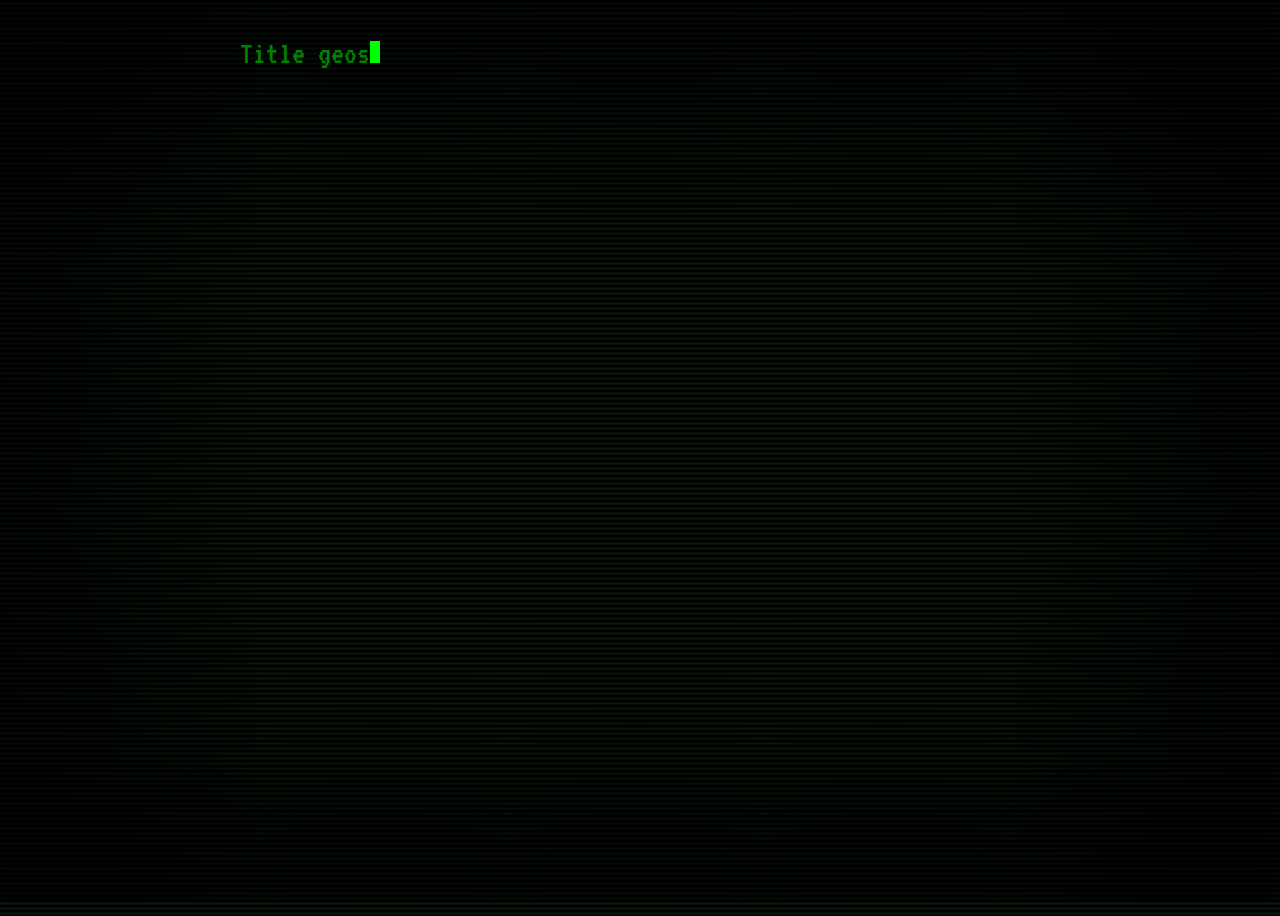
<file: index.html>
<!doctype html>
<html lang="en">

<head>
    <meta charset="UTF-8" />
    <meta name="viewport" content="width=device-width, initial-scale=1.0" />
    <title>Matthew Meeks</title>
  <script type="module" crossorigin src="/assets/index-c3666245.js"></script>
  <link rel="stylesheet" href="/assets/index-a1ba3efa.css">
</head>

<body>
    <div id="app"></div>
    <div id="overlay" style="visibility: hidden;">
        <div id="ff-indicator" style="visibility: hidden;">FF &gt;&gt;</div>
        <div id="tracking-indicator" style="visibility: hidden;">TRACKING</div>
    </div>
    <svg style="display: none;" xmlns="http://www.w3.org/2000/svg">
        <filter id="displacementFilter">
            <feOffset id="offset1" in="SourceGraphic" dx="0" dy="0" result="offset1" />
            <feOffset id="offset2" in="SourceGraphic" dx="0" dy="0" result="offset2" />
            <feMerge result="offset">
                <feMergeNode in="offset1" />
                <feMergeNode in="offset2" />
            </feMerge>
            <feTurbulence id="turbo" type="turbulence" baseFrequency="0.01 0.5" numOctaves="1" result="turbulence" />
            <feDisplacementMap id="displace" in2="turbulence" in="offset" scale="0" xChannelSelector="R"
                yChannelSelector="G" result="almost" />
            <feImage id="lingrad" xlink:href="/lingrad.png" result="lingrad_raw" height="100"
                preserveAspectRatio="none" />
            <feTile in="lingrad_raw" result="lingrad" />
            <feDisplacementMap id="displace2" in2="lingrad" in="almost" scale="0" xChannelSelector="R"
                yChannelSelector="G" />
        </filter>
        <animate xlink:href="#turbo" id="anim-dialiate" attributeName="seed" from="0" to="1000" dur="10s" fill="freeze"
            repeatCount="indefinite" />
        <animate xlink:href="#lingrad" id="anim-dialiate2" attributeName="height" from="1000" to="10" dur="3s"
            fill="freeze" repeatCount="indefinite" />
    </svg>
    
</body>

</html>
</file>
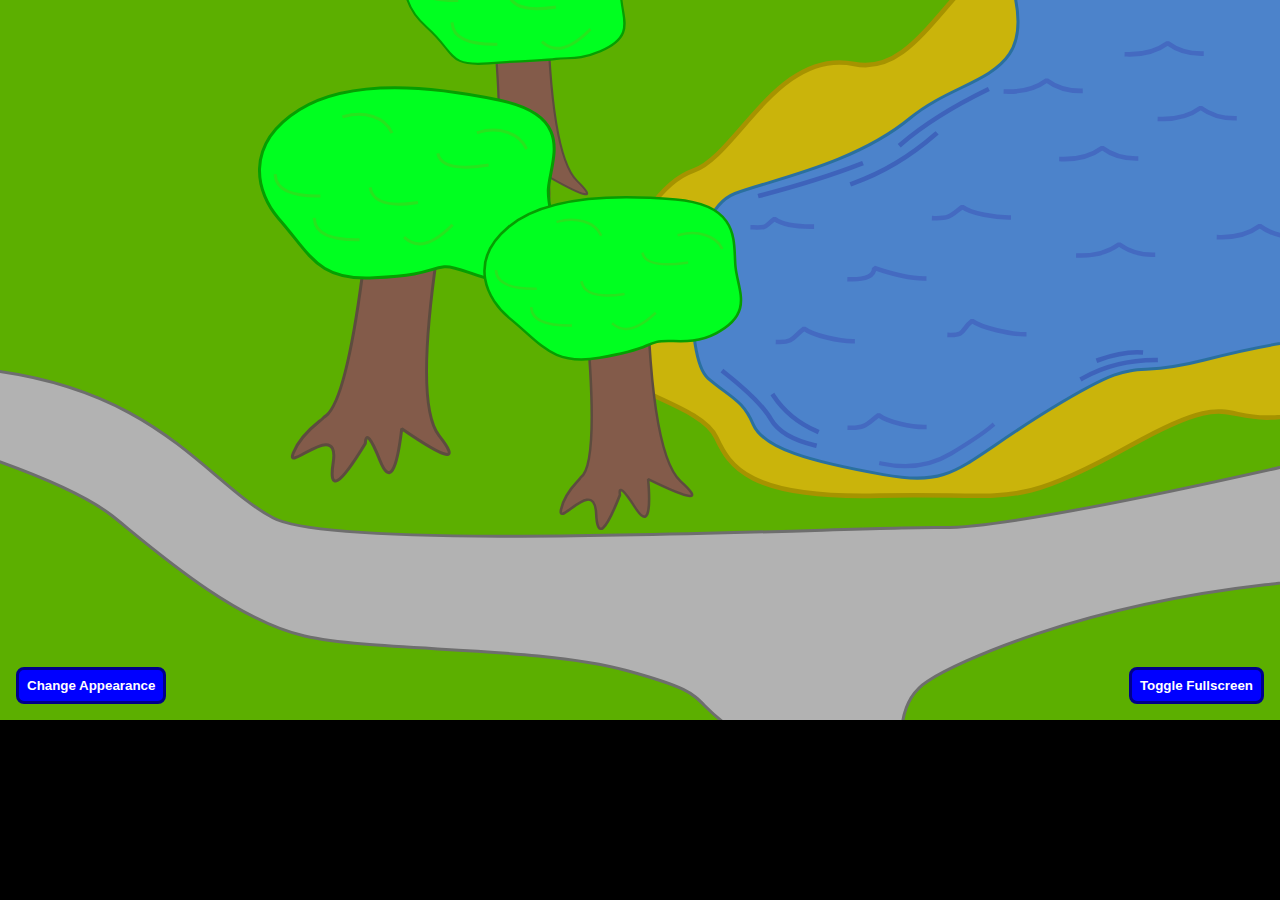
<file: blob/index.html>
<!doctype html>
<html>
    <head>
        <title>Blob</title>
        <meta name="viewport" content="width=device-width" />
        <link rel="stylesheet" href="styles.css" />
    </head>

    <body>
        <div id="container" class="container">
            <template id="char-tmpl">
                <div class="character">
                    <div class="shadow"></div>
                    <div class="body"></div>
                    <div class="face">
                        <div class="left-eye">
                            <div class="iris">
                                <div class="pupil"></div>
                            </div>
                        </div>
                        <div class="right-eye">
                            <div class="iris">
                                <div class="pupil"></div>
                            </div>
                        </div>
                        <div class="apparel"></div>
                    </div>
                </div>
            </template>
            <template id="cool-glasses">
                <div class="cool-glasses">
                    <div class="cool-glasses--sides"></div>
                </div>
            </template>
            <template id="pellet">
                <div class="pellet"></div>
            </template>
            <div id="scene"></div>
            <svg id="debug"></svg>
            <button id="btn-appearance">Change Appearance</button>
            <button id="btn-fullscreen">Toggle Fullscreen</button>
        </div>
        <script type="text/javascript" src="script.js"></script>
    </body>
</html>
</file>
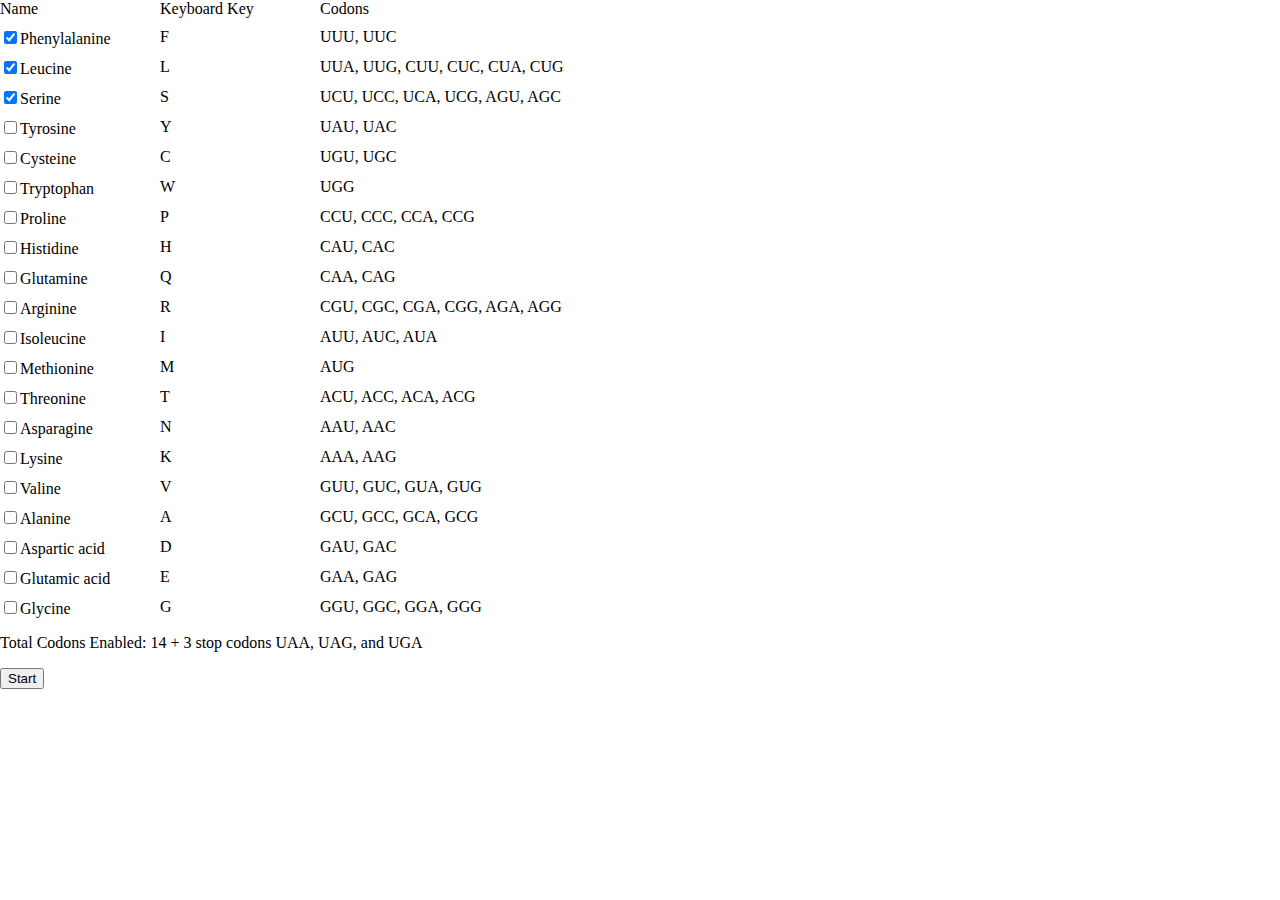
<file: codons/index.html>
<!doctype html>
<html lang="en">
  <head>
    <meta charset="UTF-8" />
    <meta name="viewport" content="width=device-width, initial-scale=1.0" />
    <title>Codon Game</title>
    <script type="module" crossorigin src="./assets/index-JKHq4sfb.js"></script>
    <link rel="stylesheet" crossorigin href="./assets/index-FpblmiQH.css">
  </head>
  <body>
    <div id="root"></div>
  </body>
</html>
</file>
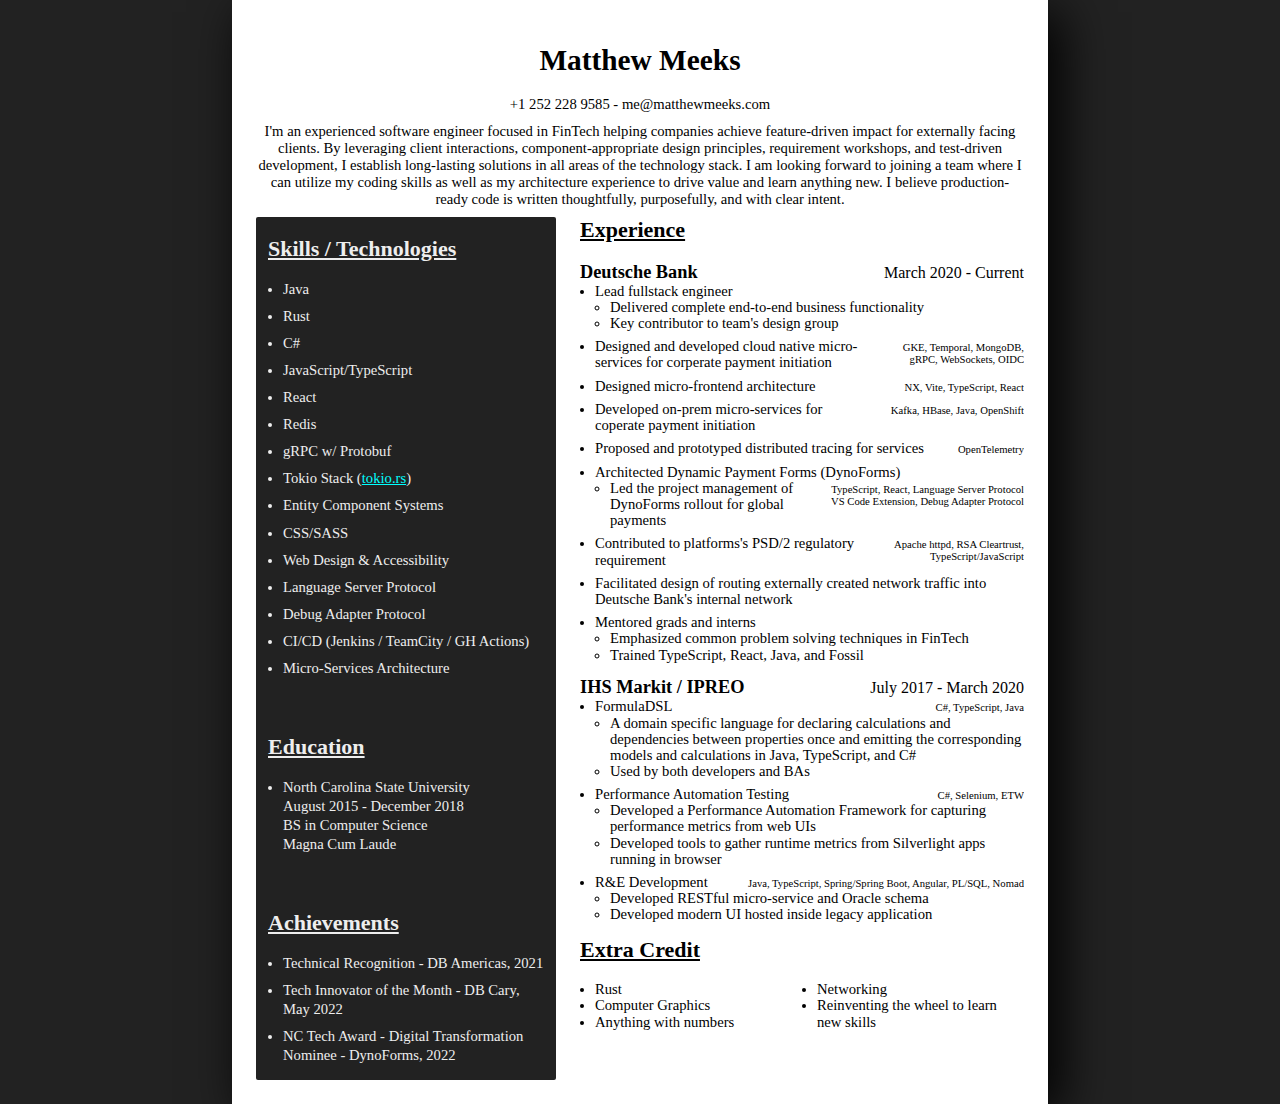
<file: resume/index.html>
<!DOCTYPE html>
<html>

<head>
    <meta name="viewport" content="width=device-width, initial-scale=1.0">
    <style>
        html {
            height: 100%;
            background: #222;
        }

        body {
            display: grid;
            grid-template-rows: 1fr;
            align-items: center;

            width: 8.5in;
            margin: auto;
            box-sizing: border-box;
            font-size: 11pt;
            overflow: auto;
            vertical-align: middle;
            height: 100%;
        }

        body>div {
            padding: 0.25in;
            background: white;
            min-height: 11in;
            display: grid;
            grid-template-areas:
                "header header"
                "blurb blurb"
                "sidebar content";
            grid-template-columns: 300px auto;
            grid-template-rows: auto auto 1fr;

            box-shadow: 0.125in 0.125in 0.5in black;
        }

        ul {
            margin-top: 0;
            padding-inline-start: 15px;
            line-height: 1.1;
        }

        header {
            text-align: center;
        }

        article {
            padding: 0.1in 0 0.1in 0;
            text-align: center;
        }

        aside {
            padding: 0 0.125in;
            background-color: #222;
            color: #eee;
            border-radius: 0.125rem;
            display: grid;
            grid-template-rows: auto 1fr auto;
            align-items: center;
        }

        aside ul {
            line-height: 1.3;
        }

        aside li {
            padding-bottom: 0.5rem;
        }

        aside li:last-child {
            padding-bottom: 0;
        }

        main {
            padding: 0 0 0 0.25in;
            overflow: hidden;
        }

        .heading {
            display: grid;
            grid-template-columns: 1fr auto;
            align-items: baseline;
        }

        .heading> :first-child {
            font-weight: bold;
            font-size: 1.25em;
        }

        .heading> :last-child {
            font-size: 1rem;
        }

        h2 {
            text-decoration: underline;
        }

        main>h2 {
            margin-top: 0;
        }

        .item-grid {
            display: grid;
            grid-template-columns: 1fr auto;
            align-items: baseline;
        }

        .item-grid> :nth-child(2) {
            font-size: 8pt;
            text-align: right;
            padding-left: 1rem;
        }

        main>ul>li {
            padding-top: 0.45rem;
        }

        main>ul>li:first-child {
            padding-top: 0;
        }

        /*.todo {
            background: orange;
            }*/

        .two-col {
            display: grid;
            grid-template-columns: 1fr 1fr;
        }

        a {
            color: cyan;
        }
    </style>
</head>

<body>
    <div>
        <header style="grid-area: header;">
            <h1>Matthew Meeks</h1>
            +1 252 228 9585 - me@matthewmeeks.com
        </header>
        <article style="grid-area: blurb;" class="todo">
            <!-- <h2>Summary</h2> -->
            I'm an experienced software engineer focused in FinTech helping companies achieve feature-driven impact for
            externally facing clients. By leveraging client interactions, component-appropriate design principles,
            requirement workshops,
            and test-driven development, I establish long-lasting solutions in all areas of the technology stack. I am
            looking forward to joining a team where I can utilize my coding skills as well as my architecture experience
            to
            drive value and learn anything new.
            I believe production-ready code is written thoughtfully, purposefully, and with clear intent.
        </article>
        <aside style="grid-area: sidebar;">
            <div>
                <h2>Skills / Technologies</h2>
                <ul class="todo">
                    <li>Java</li>
                    <li>Rust</li>
                    <li>C#</li>
                    <li>JavaScript/TypeScript</li>
                    <li>React</li>
                    <li>Redis</li>
                    <li>gRPC w/ Protobuf</li>
                    <li>Tokio Stack (<a href="http://tokio.rs">tokio.rs</a>)</li>
                    <li>Entity Component Systems</li>
                    <li>CSS/SASS</li>
                    <li>Web Design & Accessibility</li>
                    <li>Language Server Protocol</li>
                    <li>Debug Adapter Protocol</li>
                    <li>CI/CD (Jenkins / TeamCity / GH Actions)</li>
                    <li>Micro-Services Architecture</li>
                </ul>
            </div>

            <div>
                <h2>Education</h2>
                <ul>
                    <li>North Carolina State University<br>August 2015 - December 2018<br>BS in Computer
                        Science<br>Magna
                        Cum Laude</li>
                </ul>
            </div>

            <div>
                <h2>Achievements</h2>
                <ul class="todo">
                    <li>Technical Recognition - DB Americas, 2021</li>
                    <li>Tech Innovator of the Month - DB Cary, May 2022</li>
                    <li>NC Tech Award - Digital Transformation Nominee - DynoForms, 2022</li>
                </ul>
            </div>
        </aside>

        <main style="grid-area: content;">
            <h2>Experience</h2>
            <div class="heading">
                <div>Deutsche Bank</div>
                <div>March 2020 - Current</div>
            </div>
            <ul class="todo">
                <li>Lead fullstack engineer</li>
                <ul>
                    <li>Delivered complete end-to-end business functionality</li>
                    <li>Key contributor to team's design group</li>
                </ul>

                <!-- <li class="todo">RESTful API design</li> -->
                <li>
                    <div class="item-grid">
                        <div>Designed and developed cloud native micro-services for corperate payment initiation</div>
                        <div>GKE, Temporal, MongoDB,<br>gRPC, WebSockets, OIDC</div>
                    </div>
                </li>
                <li>
                    <div class="item-grid">
                        <div>Designed micro-frontend architecture</div>
                        <div>NX, Vite, TypeScript, React</div>
                    </div>
                </li>
                <li>
                    <div class="item-grid">
                        <div>Developed on-prem micro-services for coperate payment initiation</div>
                        <div>Kafka, HBase, Java, OpenShift</div>
                    </div>
                </li>
                <li>
                    <div class="item-grid">
                        <div>Proposed and prototyped distributed tracing for services</div>
                        <div>OpenTelemetry</div>
                    </div>
                </li>

                <li>Architected Dynamic Payment Forms (DynoForms)</li>
                <ul>
                    <li>
                        <div class="item-grid">
                            <div>Led the project management of DynoForms rollout for global payments</div>
                            <div>TypeScript, React, Language Server Protocol<br>VS Code Extension, Debug Adapter
                                Protocol
                            </div>
                        </div>
                    </li>
                </ul>

                <li>
                    <div class="item-grid">
                        <div>Contributed to platforms's PSD/2 regulatory requirement</div>
                        <div>Apache httpd, RSA Cleartrust,<br>TypeScript/JavaScript</div>
                    </div>
                </li>
                <li>
                    <div class="item-grid">
                        <div>Facilitated design of routing externally created network traffic into Deutsche Bank's
                            internal
                            network</div>
                    </div>
                </li>

                <li>Mentored grads and interns</li>
                <ul>
                    <li>Emphasized common problem solving techniques in FinTech</li>
                    <li>Trained TypeScript, React, Java, and Fossil</li>
                </ul>
            </ul>

            <div class="heading">
                <div>IHS Markit / IPREO</div>
                <div>July 2017 - March 2020</div>
            </div>
            <ul>
                <li>
                    <div class="item-grid">
                        <div>FormulaDSL</div>
                        <div>C#, TypeScript, Java</div>
                    </div>
                </li>
                <ul>
                    <li>
                        <div class="item-grid">
                            <div>A domain specific language for declaring calculations and dependencies between
                                properties
                                once and emitting the corresponding models and calculations in Java, TypeScript, and C#
                            </div>
                        </div>
                    </li>
                    <li>
                        <div class="item-grid">
                            <div>Used by both developers and BAs</div>
                        </div>
                    </li>
                </ul>
                <li>
                    <div class="item-grid">
                        <div>Performance Automation Testing</div>
                        <div>C#, Selenium, ETW</div>
                </li>
                <ul>
                    <li>Developed a Performance Automation Framework for capturing performance metrics from web UIs</li>
                    <li>Developed tools to gather runtime metrics from Silverlight apps running in browser</li>
                </ul>
                <li>
                    <div class="item-grid">
                        <div>R&E Development</div>
                        <div>Java, TypeScript, Spring/Spring Boot, Angular, PL/SQL, Nomad</div>
                    </div>
                </li>
                <ul>
                    <li>Developed RESTful micro-service and Oracle schema</li>
                    <li>Developed modern UI hosted inside legacy application</li>
                </ul>
            </ul>

            <h2>Extra Credit</h2>
            <div class="two-col">
                <ul>
                    <li>Rust</li>
                    <li>Computer Graphics</li>
                    <li>Anything with numbers</li>
                </ul>

                <ul>
                    <li>Networking</li>
                    <li>Reinventing the wheel to learn new skills</li>
                </ul>
            </div>
        </main>
    </div>
</body>

</html>
</file>
<file: assets/index-a1ba3efa.css>
h1,h2,h3,h4,h5,h6{font-weight:400;display:block}@keyframes text-target{0%{opacity:0}}@font-face{font-family:VT323;src:url(VT323-Regular.ttf)}:root{background:black;color:green;font-family:VT323,monospace;-webkit-user-select:none;user-select:none;background:repeating-linear-gradient(#000000,#000000 2px,#0d1a0d 3px,#0a0a0a 5px);box-shadow:inset 0 0 min(50vw,50vh) min(10vw,10vh) #000}a{color:green}.text-target:after{content:"";display:inline-block;background:lime;width:.3em;height:.7em;animation:text-target calc(1s / var(--speed, 1)) steps(2) infinite}#overlay{position:fixed;top:0;right:0;bottom:0;left:0;background:#0000FF33;color:#fff;z-index:100;font-size:300%;display:grid;grid-template-rows:1fr auto;justify-items:center;padding:1em;pointer-events:none}.glitch{filter:url(#displacementFilter)}body{margin:1rem}html,body,#app{height:100%}#app{overflow:auto;margin:auto;max-width:800px}p,a{font-size:16pt}
</file>
<file: blob/styles.css>
html,
:root,
body {
    width: 100%;
    height: 100%;
    background: black;
}

.container {
    width: 1280px;
    height: 720px;
    /* background: orange; */
    overflow: hidden;
    transform-origin: top left;
    position: relative;
}

.character {
    position: absolute;
    translate: var(--pos-x) var(--pos-y);
}

.body {
    box-sizing: border-box;
    width: 80px;
    height: 80px;
    position: relative;
    translate: -50% -50%;
}

.shadow {
    left: -60px;
    bottom: 40px;
    width: 95px;
    height: 30px;
    background: #0007;
    position: absolute;
    border-radius: 50%;
}

.body::after {
    content: "";

    rotate: -30deg;
    position: absolute;
    inset: 0;
    border-left: solid 10px #0007;
    border-right: solid 5px #fff7;
    border-radius: 50%;

    background: hsl(var(--hue) 100% 50%);
    transition: background 1s;
}

.left-eye,
.right-eye {
    background: white;
    position: absolute;
    width: 20px;
    height: 20px;
    top: 20px;
    border-radius: 50%;
}

.left-eye::after,
.right-eye::after {
    --lid-color: hsl(var(--hue) 85% 45%);
    content: "";
    position: absolute;
    inset: 0;
    box-sizing: border-box;
    border-top: solid calc(var(--eye-lid-state, 0) * 10px) var(--lid-color);
    border-bottom: solid calc(var(--eye-lid-state, 0) * 10px) var(--lid-color);
    border-radius: 50%;
    transition:
        border 0.1s,
        border-color 1s;
}

.left-eye {
    left: 15px;
}

.right-eye {
    left: 45px;
}

.iris {
    background: hsl(var(--iris-hue) 50% 60%);
    width: 12px;
    height: 12px;
    position: absolute;
    top: 4px;
    left: 4px;
    border-radius: 50%;
    transition: background 1s;
}

.pupil {
    background: black;
    width: 6px;
    height: 6px;
    position: absolute;
    top: 3px;
    left: 3px;
    border-radius: 50%;
}

.face {
    translate: -50% -50%;
    position: absolute;
    inset: 0;
    rotate: var(--rotation);
}

body {
    margin: 0;
}

.cool-glasses {
    --color: hsla(var(--glasses-hue, 0), 100%, 50%, 100%);
    --tint-color: hsla(var(--glasses-hue, 0), 100%, 50%, 40%);
    translate: -50% -50%;
    position: absolute;
    left: 40px;
    top: 28px;
    background: var(--color);
    width: 4px;
    height: 6px;
}

.cool-glasses::before,
.cool-glasses::after {
    content: "";
    position: absolute;
    top: -5px;
    width: 30px;
    height: 20px;
    background: var(--tint-color);
    border-radius: 40%;
    border: solid 2px var(--color);
    box-sizing: border-box;
}

.cool-glasses::before {
    right: 3px;
}

.cool-glasses::after {
    left: 3px;
}

.cool-glasses--sides::before,
.cool-glasses--sides::after {
    content: "";
    position: absolute;
    height: 6px;
    width: 10px;
    border-top: solid 5px var(--color);
    border-radius: 2px;
}

.cool-glasses--sides::before {
    right: 31px;
    border-left: solid 2px var(--color);
    transform-origin: right;
    rotate: 8deg;
}

.cool-glasses--sides::after {
    left: 31px;
    border-right: solid 2px var(--color);
    transform-origin: left;
    rotate: -8deg;
}

.pellet {
    position: absolute;
    width: 10px;
    height: 10px;
    background: hsl(var(--hue), 100%, 50%);
    border-radius: 50%;
    border-left: solid 3px #0007;
    border-right: solid 2px #fff7;
    box-sizing: border-box;
    transform: translate(-50%, -50%) translate(var(--pos-x), var(--pos-y))
        scaleY(75%) rotate(-30deg);
}

#scene {
    width: 100%;
    height: 100%;
    position: absolute;
}

button {
    position: absolute;
    bottom: 0;
    z-index: 100001;
    background: blue;
    border: 3px solid darkblue;
    font-weight: bold;
    color: white;
    padding: 0.5rem;
    border-radius: 0.5rem;
}

#btn-appearance {
    left: 1rem;
    bottom: 1rem;
}

#btn-fullscreen {
    right: 1rem;
    bottom: 1rem;
}

button:active {
    border: 3px solid lightblue;
}

#debug {
    width: 100%;
    height: 100%;
    position: absolute;
    z-index: 100000000;
    pointer-events: none;
}
</file>
<file: codons/assets/index-FpblmiQH.css>
body{margin:0}.amino-acid-selection-container{display:grid;grid-template-columns:150px 150px 1fr;grid-gap:10px}.amino-acid-legend-container{display:grid;grid-template-columns:repeat(auto-fit,minmax(200px,1fr))}.amino-acid-legend-container>div>div{display:inline-block}.amino-acid-legend-container>div{display:grid;grid-template-columns:1fr 1fr}.game-codon-outer{overflow:hidden}.game-codon-container{white-space:pre;font-family:monospace;font-size:24px}.game-codon-container>span{padding-left:.5rem}
</file>
